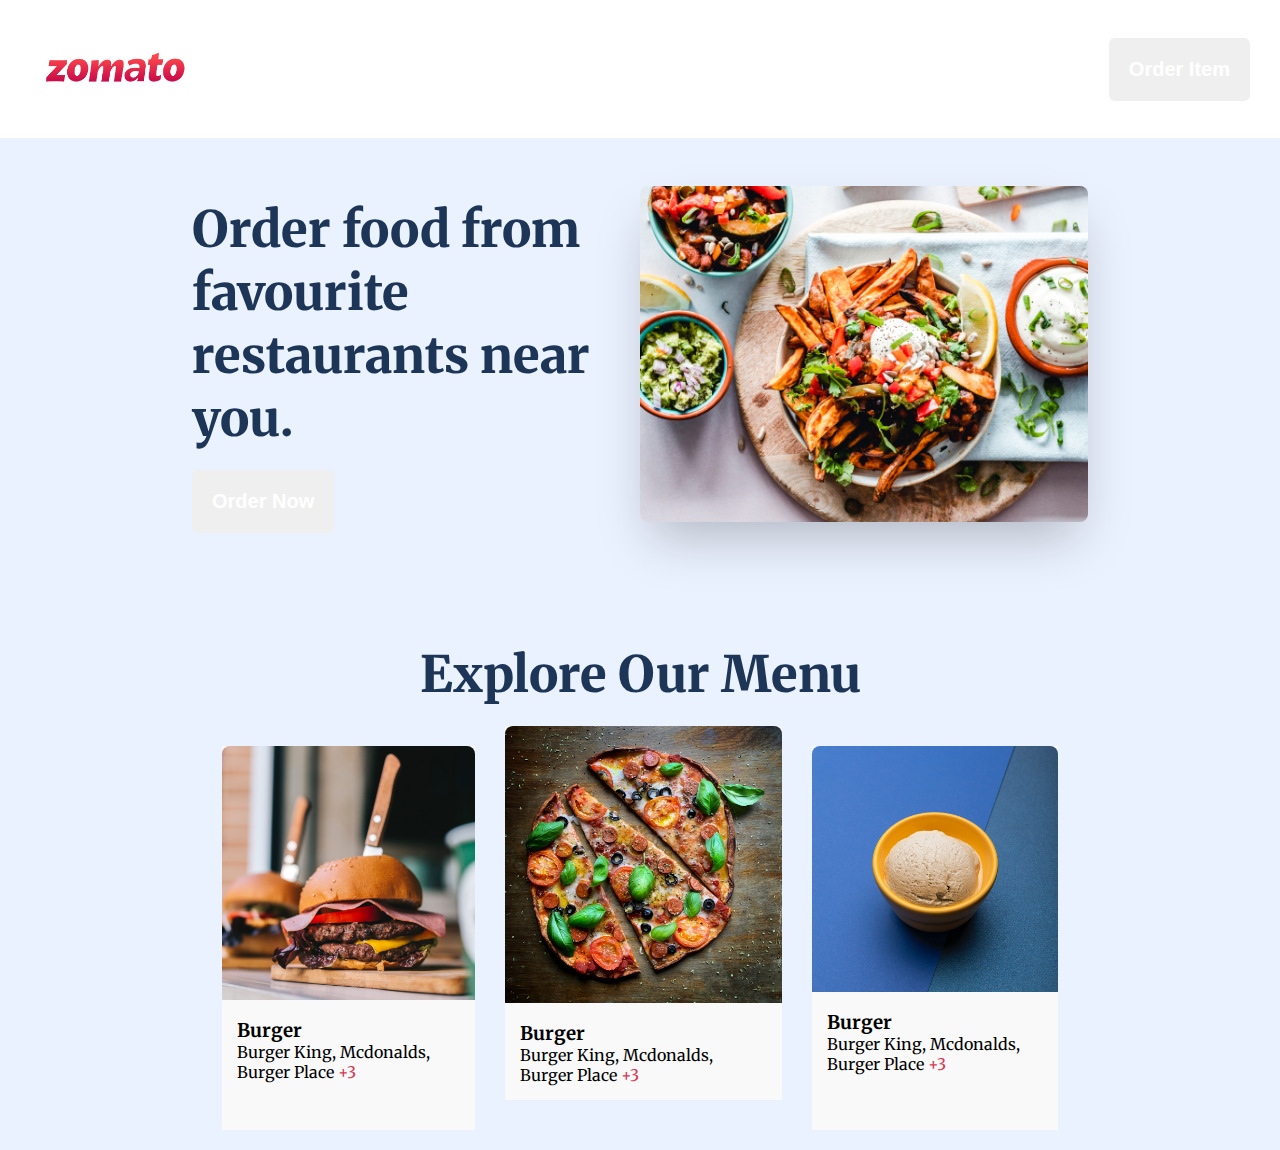
<file: index.html>
<!DOCTYPE html>
<html lang="en">
<head>
    <meta charset="UTF-8">
    <meta http-equiv="X-UA-Compatible" content="IE=edge">
    <meta name="viewport" content="width=device-width, initial-scale=1.0">
    <link rel="preconnect" href="https://fonts.googleapis.com">
<link rel="preconnect" href="https://fonts.gstatic.com" crossorigin>
<link href="https://fonts.googleapis.com/css2?family=Merriweather:ital,wght@0,300;0,400;0,700;0,900;1,300;1,400;1,700;1,900&display=swap" rel="stylesheet">
    <link rel="stylesheet" href="style.css">
 <title>Document</title>
</head>
<body>
   <header>
    <nav class="navbar">
        <div class = "navbar__brand">
            <img src="assests\logo.png" alt = "logo" class = "navbar__logo">
        </div>
        <div class="navbar__nav__items">
        <button class = "nav__item button__primary">Order Item</button>
        </div>
    </nav>
   </header> 
   <main class = "Container">
    <!--Hero Section-->
    <section class = "hero__container">
        <div class = "hero__image__container">
            <img src="assests\hero.jpg" alt = "Hero image" class = "hero__image">
        </div>
        <div class = "hero__description">
            <h1 class = "hero__text">Order food from favourite restaurants near you.</h1>
            <button class = "button__primary">Order Now</button>
        </div>
    </section>
<br>
<br>
<br>
<br>
    <!--Explore Menu-->
    <section class = "explore__menu__container">
        <h1 class = "explore__menu__text">Explore Our Menu</h1>
        <div calss = "explore__menu__gradient__bg">

        </div>
        <div class = "explore__menu__lists">
            <!--Burger-->
            <div class = "food__card">
                <div class = "food__card__image__container">
                  <img src="assests/burger.jpg" alt="burger" class = "food__image">
                </div>
                <div class = "food__card__description">
                <h3 class = "food__title">Burger</h3>
                <p>Burger King, Mcdonalds, Burger Place <span style = "color: #D83A56;">+3</span></p>
                </div>
            </div>
            <!--Pizza-->
            <div class = "food__card" id = "pizza__card">
                <div class = "food__card__image__container">
                  <img src="assests/pizza.jpg" alt="Pizza" class = "food__image">
                </div>
                <div class = "food__card__description">
                <h3 class = "food__title">Burger</h3>
                <p>Burger King, Mcdonalds, Burger Place <span style = "color: #D83A56;">+3</span></p>
                </div>
            </div>
            <!--Icecream-->
            <div class = "food__card">
                <div class = "food__card__image__container">
                  <img src="assests/iceCream.jpg" alt="Icecream" class = "food__image">
                </div>
                <div class = "food__card__description">
                <h3 class = "food__title">Burger</h3>
                <p>Burger King, Mcdonalds, Burger Place <span style = "color: #D83A56;">+3</span></p>
                </div>
            </div>
        </div>
    </section>
   </main>
</body>
</html>
</file>
<file: style.css>
* {
    margin: 0;
    padding: 0;
}

body {
    font-family: 'Merriweather', serif;
    background-color: #ebf2ff;
}

.navbar {
    display: flex;
    align-items: center;
    justify-content: space-around;
    background-color: white;
}

.navbar__brand {
    width: 100px;
}

.navbar__logo {
    width: 100%;
}

.button__primary {
    background-image: linear-gradient(
        to right,
        #ff512f 0%,
        #dd2476 51%,
        #ff512f 100%,
    );
    color : #fff;
    border: none;
    padding: 10px;
    border-radius: 6px;
}

.button__primary:hover {
    border: 2px solid #ff6767;
    cursor: pointer; 
}

.Container {
    max-width: 100%;
    padding: 20px;
    margin: 0 auto;
}

.hero__image__container {
    width: 100%;
}

.hero__image {
    width:100%;
    border-radius: 8px;
    box-shadow: 0 25px 50px -12px rgb(0 0 0 / 25%);
}

.hero__text {
    font-size: 30px;
    font-weight: 800;
    margin: 20px 0;
    color: #1d3557;
}

.food__card__description {
    padding: 15px;
}

.food__card {
    background-color: #F9F9F9;
}

.food__card__image__container {
    width: 100%;
}

.food__image {
    width: 100%;
    border-radius: 8px 8px 0 0;
}

.explore__menu__text {
    margin-top: 30px;
    margin-bottom: 20px;
    text-align: center;
    font-size: 30px;
    color: #1d3557;
    font-weight: 800;
}

@media (min-width: 768px){
    
    .explore__menu__lists {
        display: flex;
        gap: 15px;
        margin-top: 40px;
        padding: 0 30px;
    }

    #pizza__card {
        margin-top: -20px;
        margin-bottom: 30px;
    }
    .navbar {
       justify-content: space-between;
       padding: 0px;
    }
    .hero__container {
        display: flex;
        flex-direction: row-reverse;
        align-items: center;
       margin-top: 20px;
    }

    .explore__menu__container {
        position: relative;
    }
    
    .explore__menu__gradient__bg {
        position: absolute;
        top: 0;
        left: 0;
        width: 100%;
        height: 100%;
        background-image: linear-gradient(
        to right,
        #ff512f 0%,
        #dd2476 51%,
        #ff512f 100%,
    );
   z-index: -3;
   transform: skewY(-5deg);
    }
}

@media (min-width: 1024px) {
    
    .explore__menu__text {
        font-size: 50px;
    }
    .explore__menu__lists {
        gap: 30px;
    }

    .Container {
        max-width: 70%;
    }

    .navbar {
        justify-content: space-between;
        padding: 10px 30px;
     }

    .navbar__brand {
        width: 170px;
    }

    .button__primary {
          padding: 20px;
          font-size: 20px;
          font-weight: 600;
    }

    .hero__description {
        width: 100%;
    }

    .hero__text {
        font-size: 50px;
    }
}
</file>
